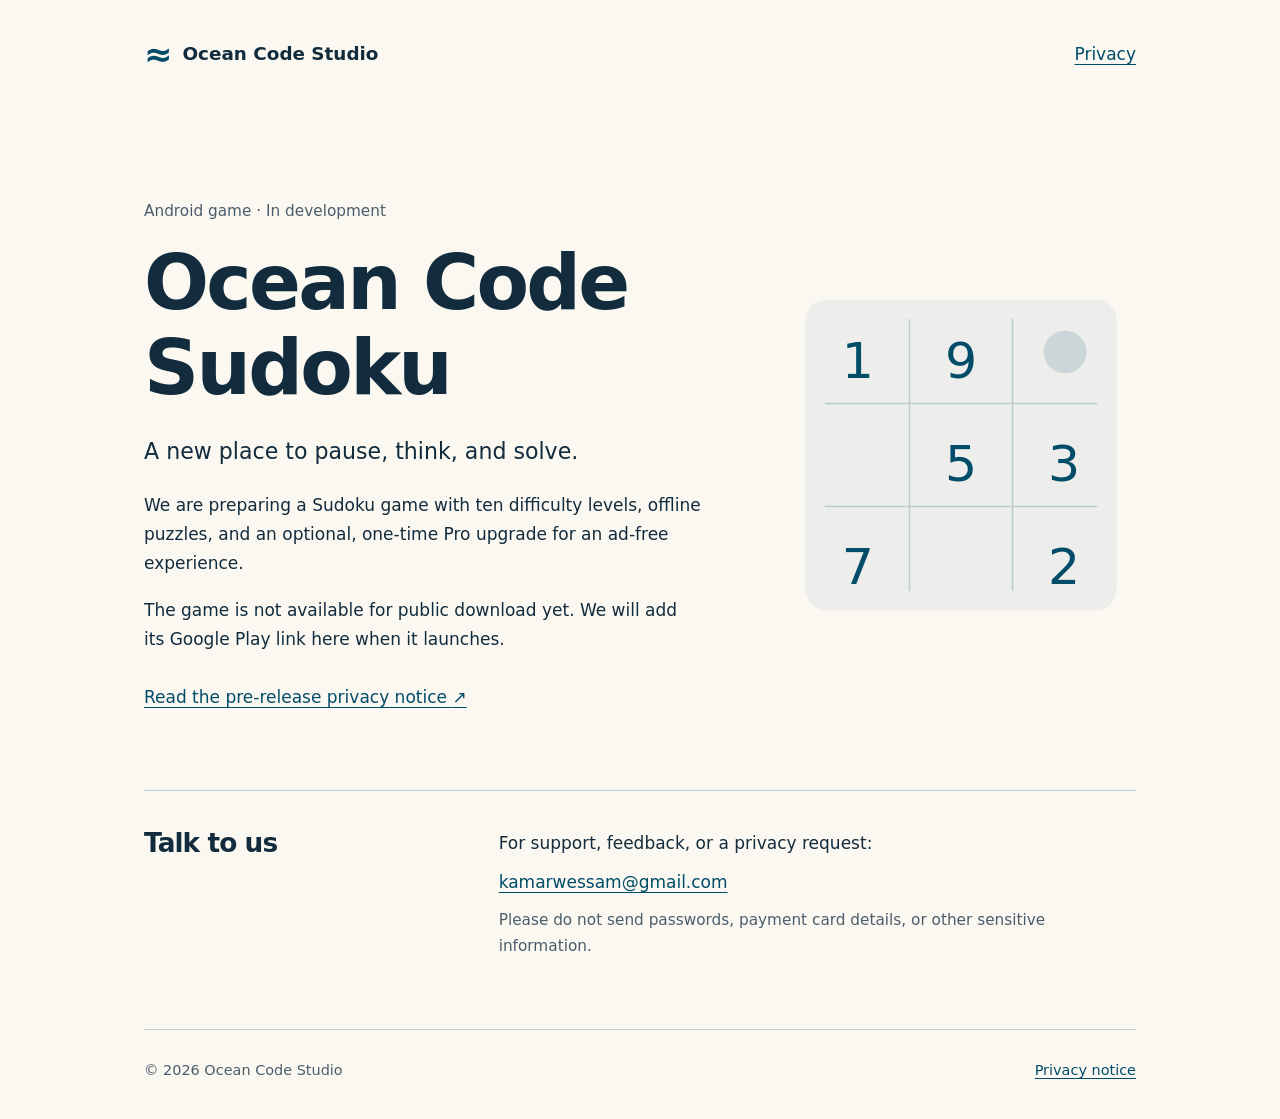
<file: index.html>
<!doctype html>
<html lang="en">
<head>
  <meta charset="utf-8">
  <meta name="viewport" content="width=device-width, initial-scale=1">
  <meta name="description" content="Ocean Code Studio. Ocean Code Sudoku is an Android puzzle game in development. Contact support and read our privacy notice.">
  <meta name="color-scheme" content="light">
  <title>Ocean Code Studio</title>
  <link rel="stylesheet" href="style.css">
</head>
<body>
  <a class="skip-link" href="#main">Skip to content</a>
  <header class="site-header wrap">
    <a class="brand" href="index.html" aria-current="page"><span class="brand-mark" aria-hidden="true">≈</span> Ocean Code Studio</a>
    <nav aria-label="Main navigation"><a href="privacy.html">Privacy</a></nav>
  </header>
  <main id="main" class="wrap home">
    <div class="intro">
      <p class="eyebrow">Android game · In development</p>
      <h1>Ocean Code<br>Sudoku</h1>
      <p class="lead">A new place to pause, think, and solve.</p>
      <p>We are preparing a Sudoku game with ten difficulty levels, offline puzzles, and an optional, one-time Pro upgrade for an ad-free experience.</p>
      <p>The game is not available for public download yet. We will add its Google Play link here when it launches.</p>
      <a class="text-link" href="privacy.html">Read the pre-release privacy notice <span aria-hidden="true">↗</span></a>
    </div>
    <svg class="puzzle-art" viewBox="0 0 360 360" role="img" aria-labelledby="puzzle-title">
      <title id="puzzle-title">A simple arrangement of Sudoku numbers</title>
      <rect x="20" y="20" width="320" height="320" rx="22" fill="currentColor" opacity=".055"/>
      <g fill="none" stroke="currentColor" opacity=".22" stroke-width="1.5">
        <path d="M127 40v280M233 40v280M40 127h280M40 233h280"/>
      </g>
      <g fill="currentColor" text-anchor="middle" font-family="ui-sans-serif, system-ui, sans-serif" font-size="52" font-weight="400">
        <text x="74" y="101">1</text><text x="180" y="101">9</text>
        <text x="180" y="207">5</text><text x="286" y="207">3</text>
        <text x="74" y="313">7</text><text x="286" y="313">2</text>
      </g>
      <circle cx="287" cy="74" r="22" fill="currentColor" opacity=".15"/>
    </svg>
    <section class="support" aria-labelledby="support-title">
      <h2 id="support-title">Talk to us</h2>
      <div>
        <p>For support, feedback, or a privacy request:</p>
        <p><a href="mailto:kamarwessam@gmail.com">kamarwessam@gmail.com</a></p>
        <p class="muted">Please do not send passwords, payment card details, or other sensitive information.</p>
      </div>
    </section>
  </main>
  <footer class="site-footer wrap"><span>© 2026 Ocean Code Studio</span><a href="privacy.html">Privacy notice</a></footer>
</body>
</html>
</file>
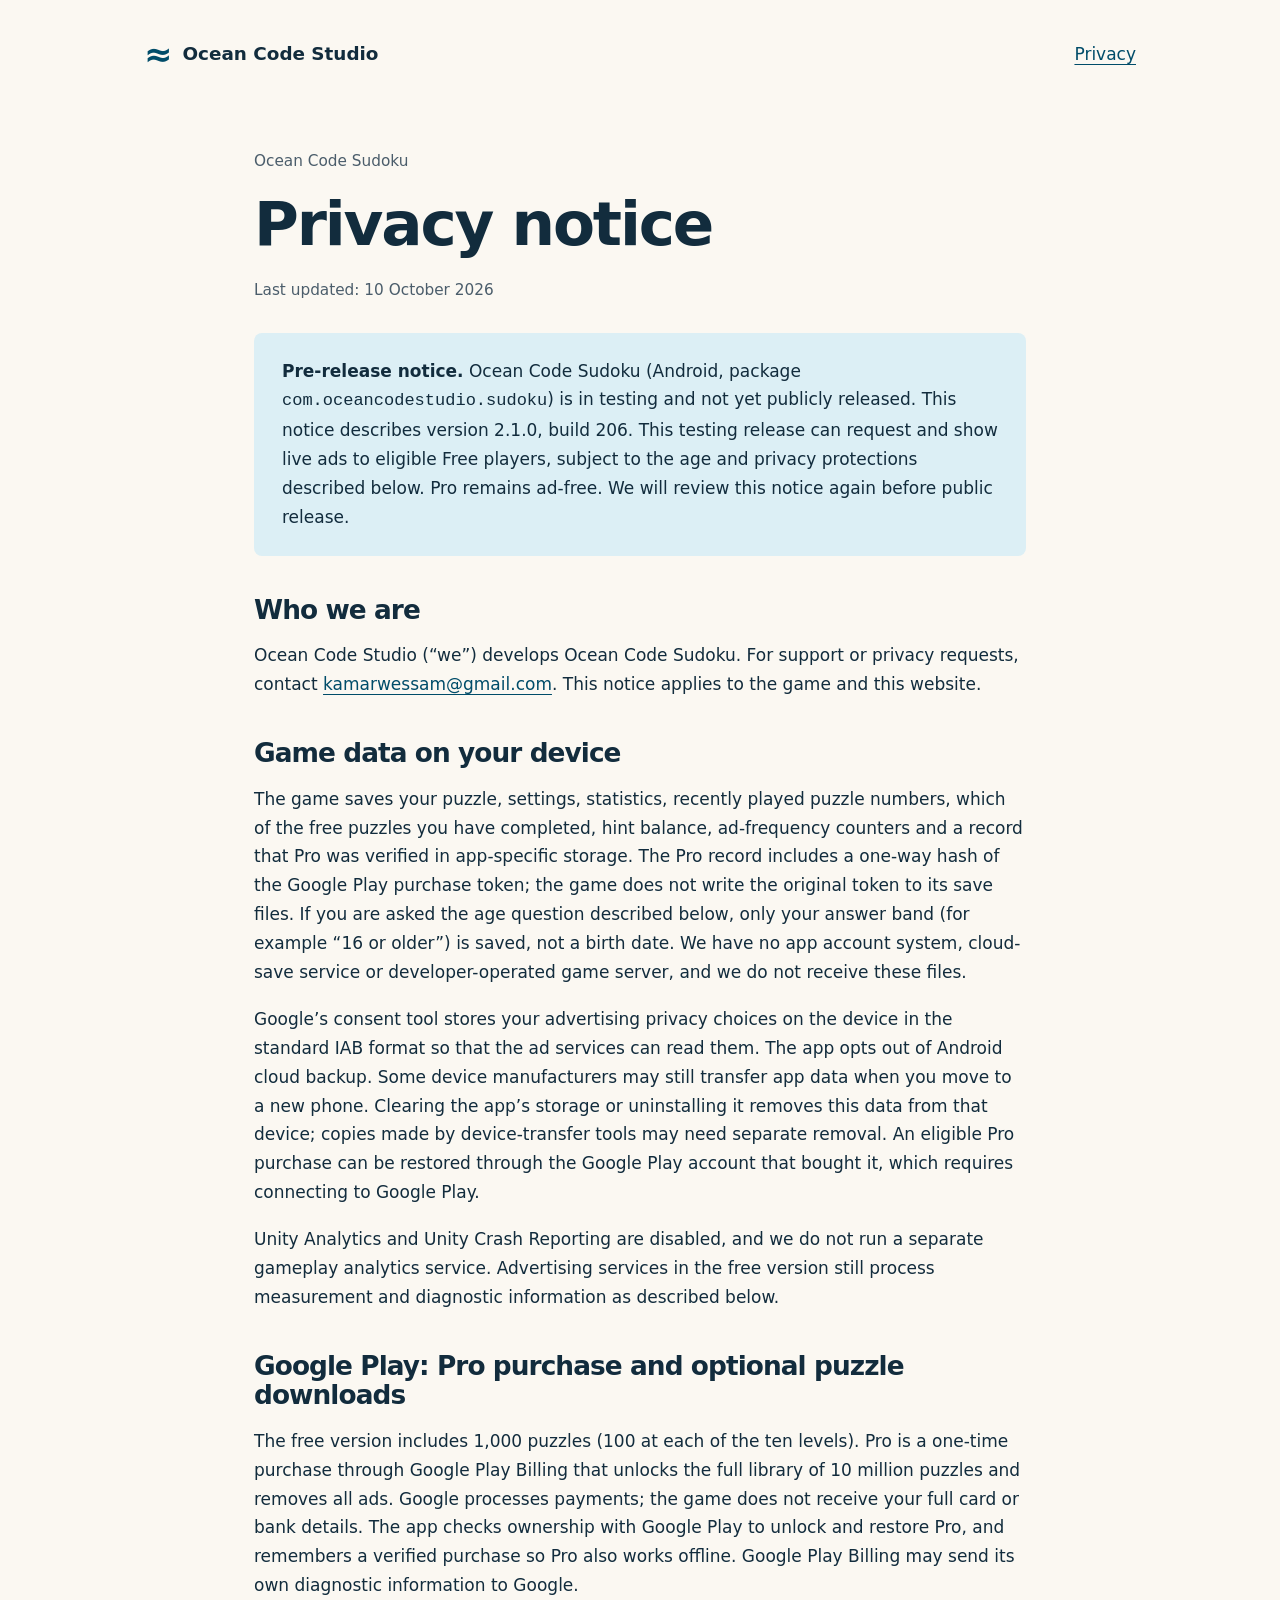
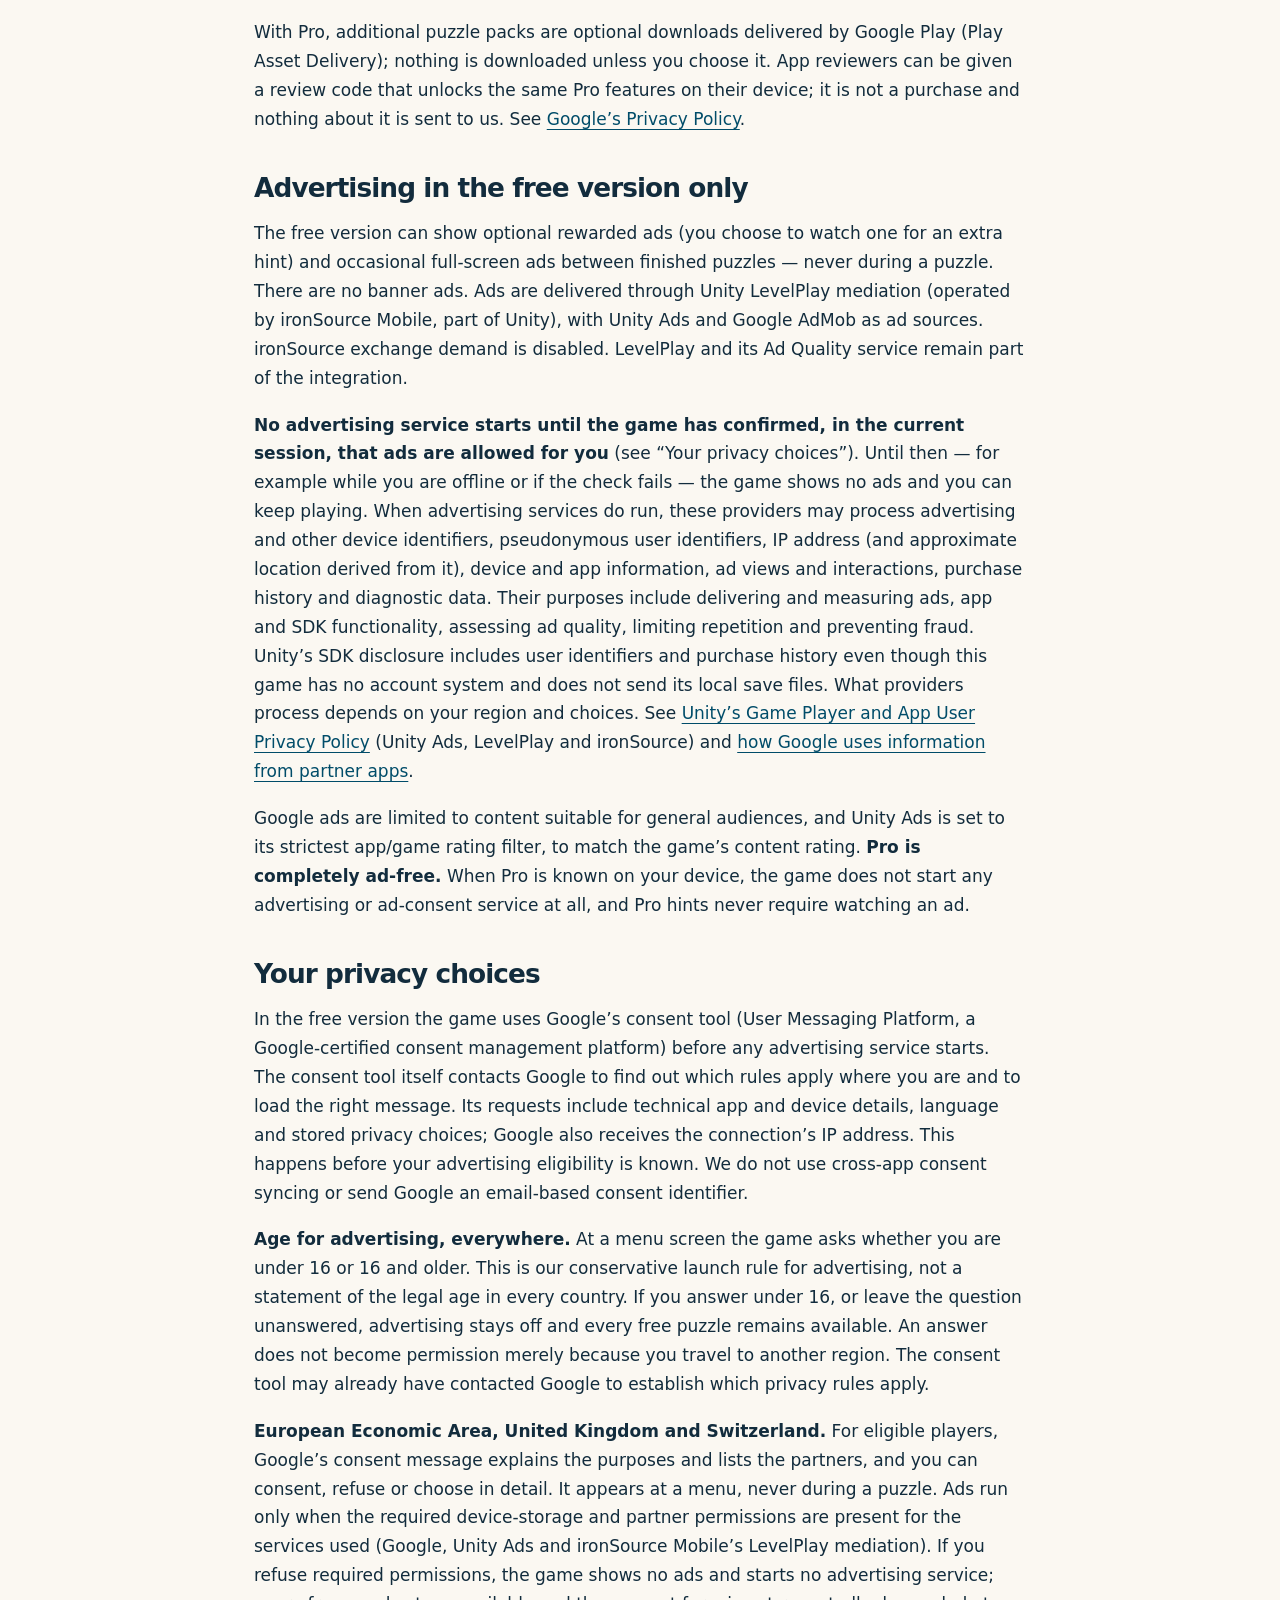
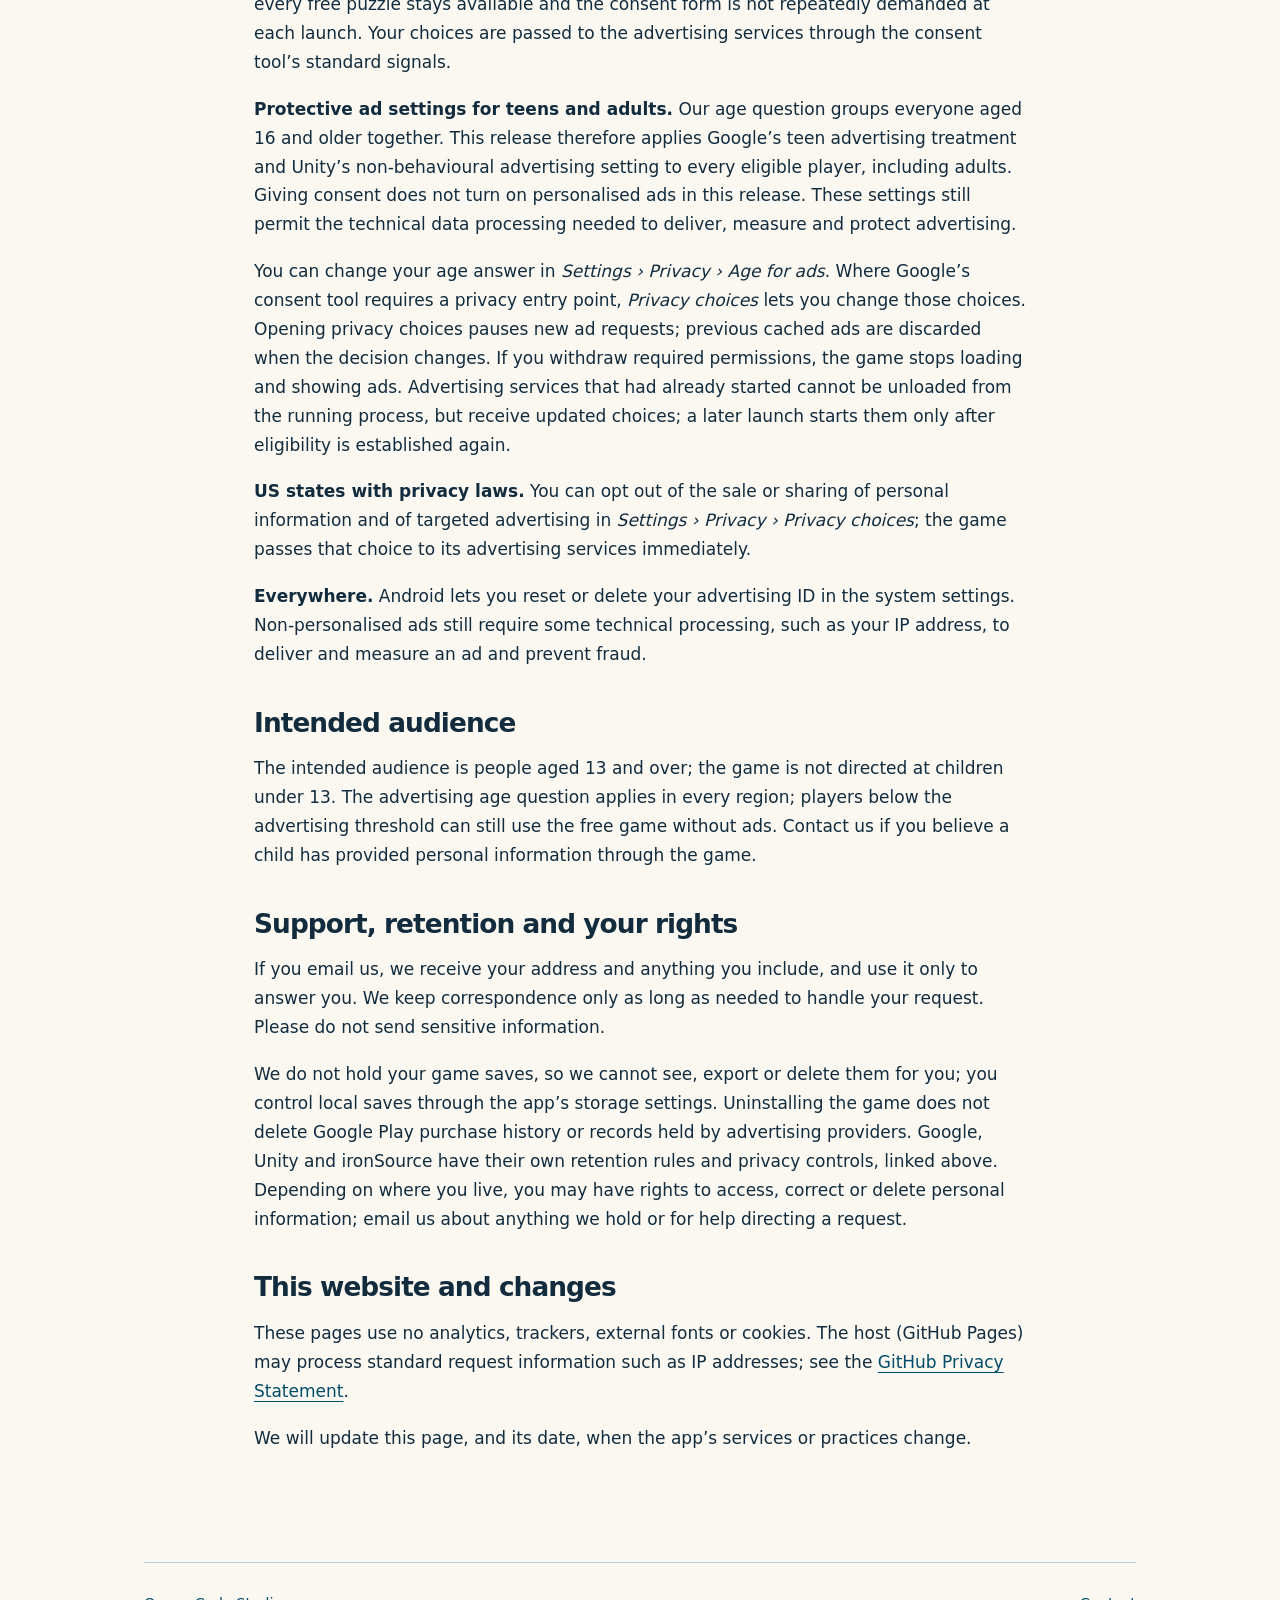
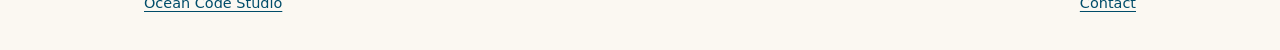
<file: privacy.html>
<!doctype html>
<html lang="en">
<head>
  <meta charset="utf-8">
  <meta name="viewport" content="width=device-width, initial-scale=1">
  <meta name="description" content="Privacy notice for Ocean Code Sudoku and the Ocean Code Studio website: local game data, Google Play purchases, advertising in the free version, consent and privacy choices, and contact.">
  <meta name="color-scheme" content="light">
  <title>Privacy notice · Ocean Code Sudoku</title>
  <link rel="stylesheet" href="style.css">
</head>
<body>
  <a class="skip-link" href="#main">Skip to content</a>
  <header class="site-header wrap">
    <a class="brand" href="index.html"><span class="brand-mark" aria-hidden="true">≈</span> Ocean Code Studio</a>
    <nav aria-label="Main navigation"><a href="privacy.html" aria-current="page">Privacy</a></nav>
  </header>
  <main id="main" class="wrap document">
    <p class="eyebrow">Ocean Code Sudoku</p>
    <h1>Privacy notice</h1>
    <p class="updated">Last updated: <time datetime="2026-10-10">10 October 2026</time></p>
    <div class="notice">
      <p><strong>Pre-release notice.</strong> Ocean Code Sudoku (Android, package <code>com.oceancodestudio.sudoku</code>) is in testing and not yet publicly released. This notice describes version 2.1.0, build 206. This testing release can request and show live ads to eligible Free players, subject to the age and privacy protections described below. Pro remains ad-free. We will review this notice again before public release.</p>
    </div>
    <section aria-labelledby="who">
      <h2 id="who">Who we are</h2>
      <p>Ocean Code Studio (“we”) develops Ocean Code Sudoku. For support or privacy requests, contact <a href="mailto:kamarwessam@gmail.com">kamarwessam@gmail.com</a>. This notice applies to the game and this website.</p>
    </section>
    <section aria-labelledby="local">
      <h2 id="local">Game data on your device</h2>
      <p>The game saves your puzzle, settings, statistics, recently played puzzle numbers, which of the free puzzles you have completed, hint balance, ad-frequency counters and a record that Pro was verified in app-specific storage. The Pro record includes a one-way hash of the Google Play purchase token; the game does not write the original token to its save files. If you are asked the age question described below, only your answer band (for example “16 or older”) is saved, not a birth date. We have no app account system, cloud-save service or developer-operated game server, and we do not receive these files.</p>
      <p>Google’s consent tool stores your advertising privacy choices on the device in the standard IAB format so that the ad services can read them. The app opts out of Android cloud backup. Some device manufacturers may still transfer app data when you move to a new phone. Clearing the app’s storage or uninstalling it removes this data from that device; copies made by device-transfer tools may need separate removal. An eligible Pro purchase can be restored through the Google Play account that bought it, which requires connecting to Google Play.</p>
      <p>Unity Analytics and Unity Crash Reporting are disabled, and we do not run a separate gameplay analytics service. Advertising services in the free version still process measurement and diagnostic information as described below.</p>
    </section>
    <section aria-labelledby="purchases">
      <h2 id="purchases">Google Play: Pro purchase and optional puzzle downloads</h2>
      <p>The free version includes 1,000 puzzles (100 at each of the ten levels). Pro is a one-time purchase through Google Play Billing that unlocks the full library of 10 million puzzles and removes all ads. Google processes payments; the game does not receive your full card or bank details. The app checks ownership with Google Play to unlock and restore Pro, and remembers a verified purchase so Pro also works offline. Google Play Billing may send its own diagnostic information to Google.</p>
      <p>With Pro, additional puzzle packs are optional downloads delivered by Google Play (Play Asset Delivery); nothing is downloaded unless you choose it. App reviewers can be given a review code that unlocks the same Pro features on their device; it is not a purchase and nothing about it is sent to us. See <a href="https://policies.google.com/privacy">Google’s Privacy Policy</a>.</p>
    </section>
    <section aria-labelledby="ads">
      <h2 id="ads">Advertising in the free version only</h2>
      <p>The free version can show optional rewarded ads (you choose to watch one for an extra hint) and occasional full-screen ads between finished puzzles — never during a puzzle. There are no banner ads. Ads are delivered through Unity LevelPlay mediation (operated by ironSource Mobile, part of Unity), with Unity Ads and Google AdMob as ad sources. ironSource exchange demand is disabled. LevelPlay and its Ad Quality service remain part of the integration.</p>
      <p><strong>No advertising service starts until the game has confirmed, in the current session, that ads are allowed for you</strong> (see “Your privacy choices”). Until then — for example while you are offline or if the check fails — the game shows no ads and you can keep playing. When advertising services do run, these providers may process advertising and other device identifiers, pseudonymous user identifiers, IP address (and approximate location derived from it), device and app information, ad views and interactions, purchase history and diagnostic data. Their purposes include delivering and measuring ads, app and SDK functionality, assessing ad quality, limiting repetition and preventing fraud. Unity’s SDK disclosure includes user identifiers and purchase history even though this game has no account system and does not send its local save files. What providers process depends on your region and choices. See <a href="https://unity.com/legal/game-player-and-app-user-privacy-policy">Unity’s Game Player and App User Privacy Policy</a> (Unity Ads, LevelPlay and ironSource) and <a href="https://policies.google.com/technologies/partner-sites">how Google uses information from partner apps</a>.</p>
      <p>Google ads are limited to content suitable for general audiences, and Unity Ads is set to its strictest app/game rating filter, to match the game’s content rating. <strong>Pro is completely ad-free.</strong> When Pro is known on your device, the game does not start any advertising or ad-consent service at all, and Pro hints never require watching an ad.</p>
    </section>
    <section aria-labelledby="choices">
      <h2 id="choices">Your privacy choices</h2>
      <p>In the free version the game uses Google’s consent tool (User Messaging Platform, a Google-certified consent management platform) before any advertising service starts. The consent tool itself contacts Google to find out which rules apply where you are and to load the right message. Its requests include technical app and device details, language and stored privacy choices; Google also receives the connection’s IP address. This happens before your advertising eligibility is known. We do not use cross-app consent syncing or send Google an email-based consent identifier.</p>
      <p><strong>Age for advertising, everywhere.</strong> At a menu screen the game asks whether you are under 16 or 16 and older. This is our conservative launch rule for advertising, not a statement of the legal age in every country. If you answer under 16, or leave the question unanswered, advertising stays off and every free puzzle remains available. An answer does not become permission merely because you travel to another region. The consent tool may already have contacted Google to establish which privacy rules apply.</p>
      <p><strong>European Economic Area, United Kingdom and Switzerland.</strong> For eligible players, Google’s consent message explains the purposes and lists the partners, and you can consent, refuse or choose in detail. It appears at a menu, never during a puzzle. Ads run only when the required device-storage and partner permissions are present for the services used (Google, Unity Ads and ironSource Mobile’s LevelPlay mediation). If you refuse required permissions, the game shows no ads and starts no advertising service; every free puzzle stays available and the consent form is not repeatedly demanded at each launch. Your choices are passed to the advertising services through the consent tool’s standard signals.</p>
      <p><strong>Protective ad settings for teens and adults.</strong> Our age question groups everyone aged 16 and older together. This release therefore applies Google’s teen advertising treatment and Unity’s non-behavioural advertising setting to every eligible player, including adults. Giving consent does not turn on personalised ads in this release. These settings still permit the technical data processing needed to deliver, measure and protect advertising.</p>
      <p>You can change your age answer in <em>Settings › Privacy › Age for ads</em>. Where Google’s consent tool requires a privacy entry point, <em>Privacy choices</em> lets you change those choices. Opening privacy choices pauses new ad requests; previous cached ads are discarded when the decision changes. If you withdraw required permissions, the game stops loading and showing ads. Advertising services that had already started cannot be unloaded from the running process, but receive updated choices; a later launch starts them only after eligibility is established again.</p>
      <p><strong>US states with privacy laws.</strong> You can opt out of the sale or sharing of personal information and of targeted advertising in <em>Settings › Privacy › Privacy choices</em>; the game passes that choice to its advertising services immediately.</p>
      <p><strong>Everywhere.</strong> Android lets you reset or delete your advertising ID in the system settings. Non-personalised ads still require some technical processing, such as your IP address, to deliver and measure an ad and prevent fraud.</p>
    </section>
    <section aria-labelledby="age">
      <h2 id="age">Intended audience</h2>
      <p>The intended audience is people aged 13 and over; the game is not directed at children under 13. The advertising age question applies in every region; players below the advertising threshold can still use the free game without ads. Contact us if you believe a child has provided personal information through the game.</p>
    </section>
    <section aria-labelledby="requests">
      <h2 id="requests">Support, retention and your rights</h2>
      <p>If you email us, we receive your address and anything you include, and use it only to answer you. We keep correspondence only as long as needed to handle your request. Please do not send sensitive information.</p>
      <p>We do not hold your game saves, so we cannot see, export or delete them for you; you control local saves through the app’s storage settings. Uninstalling the game does not delete Google Play purchase history or records held by advertising providers. Google, Unity and ironSource have their own retention rules and privacy controls, linked above. Depending on where you live, you may have rights to access, correct or delete personal information; email us about anything we hold or for help directing a request.</p>
    </section>
    <section aria-labelledby="website">
      <h2 id="website">This website and changes</h2>
      <p>These pages use no analytics, trackers, external fonts or cookies. The host (GitHub Pages) may process standard request information such as IP addresses; see the <a href="https://docs.github.com/en/site-policy/privacy-policies/github-general-privacy-statement">GitHub Privacy Statement</a>.</p>
      <p>We will update this page, and its date, when the app’s services or practices change.</p>
    </section>
  </main>
  <footer class="site-footer wrap"><a href="index.html">Ocean Code Studio</a><a href="mailto:kamarwessam@gmail.com">Contact</a></footer>
</body>
</html>
</file>
<file: style.css>
:root {
  color-scheme: light;
  --paper: oklch(98% 0.009 90);
  --ink: oklch(28% 0.045 241);
  --muted: oklch(47% 0.032 241);
  --accent: oklch(39% 0.082 231);
  --line: oklch(84% 0.02 225);
  --tint: oklch(94% 0.022 219);
  font-family: "Segoe UI", ui-sans-serif, system-ui, sans-serif;
  font-size: 17px;
  line-height: 1.7;
  color: var(--ink);
  background: var(--paper);
}
* { box-sizing: border-box; }
body { margin: 0; }
a { color: var(--accent); text-underline-offset: .22em; text-decoration-thickness: 1px; }
a:hover { text-decoration-thickness: 2px; }
a:focus-visible { outline: 3px solid var(--accent); outline-offset: 5px; border-radius: 2px; }
.wrap { max-width: 1120px; margin-inline: auto; padding-inline: clamp(22px, 5vw, 64px); }
.skip-link { position: absolute; left: 20px; top: -100px; background: var(--paper); padding: 10px 16px; z-index: 2; }
.skip-link:focus { top: 8px; }
.site-header { min-height: 108px; display: flex; align-items: center; justify-content: space-between; gap: 24px; }
.brand { display: inline-flex; align-items: center; gap: 10px; color: var(--ink); font-size: 1.08rem; font-weight: 650; text-decoration: none; }
.brand-mark { color: var(--accent); font-size: 2rem; line-height: 1; }
nav a { padding-block: 10px; }
h1, h2 { line-height: 1.12; letter-spacing: -.035em; }
h1 { font-size: clamp(2.6rem, 6.5vw, 4.5rem); font-weight: 650; margin: 16px 0 24px; }
h2 { font-size: 1.55rem; font-weight: 650; margin-block: 40px 16px; }
p { margin-block: 0 18px; }
.eyebrow { color: var(--muted); font-size: .9rem; margin: 0; }
.home { padding-block: clamp(40px, 7vw, 90px) 32px; display: grid; grid-template-columns: 1.45fr 1fr; gap: 48px; align-items: center; }
.intro { max-width: 59ch; }
.lead { font-size: 1.3rem; line-height: 1.45; margin-bottom: 24px; }
.text-link { display: inline-block; margin-top: 12px; }
.puzzle-art { width: 100%; max-width: 350px; justify-self: end; color: var(--accent); }
.support { grid-column: 1 / -1; display: grid; grid-template-columns: 1fr 2fr; column-gap: 36px; padding-top: 38px; margin-top: 30px; border-top: 1px solid var(--line); }
.support h2 { margin-top: 0; }
.support p { margin-bottom: 10px; }
.muted, .updated { color: var(--muted); font-size: .9rem; }
.document { max-width: 900px; padding-block: 40px 64px; }
.document h1 { font-size: clamp(2.6rem, 6vw, 3.6rem); margin-bottom: 18px; }
.document p { max-width: 73ch; }
.document h2 { scroll-margin-top: 20px; }
.notice { background: var(--tint); padding: 24px 28px; margin-block: 30px 38px; border-radius: 8px; }
.notice p { margin: 0; }
.site-footer { padding-block: 28px 36px; display: flex; justify-content: space-between; gap: 20px; flex-wrap: wrap; color: var(--muted); font-size: .85rem; }
.site-footer::before { content: ""; width: 100%; border-top: 1px solid var(--line); margin-bottom: 8px; }
@media (max-width: 680px) {
  .site-header { min-height: 88px; gap: 16px; font-size: .9rem; }
  .brand { font-size: .95rem; gap: 7px; }
  .home { grid-template-columns: 1fr; gap: 28px; padding-top: 32px; }
  .puzzle-art { max-width: 230px; justify-self: center; }
  .support { grid-template-columns: 1fr; gap: 8px; margin-top: 8px; }
  .support h2 { margin-bottom: 12px; }
  .document { padding-top: 24px; }
  .notice { padding: 20px; }
  h2 { font-size: 1.4rem; }
  a { overflow-wrap: anywhere; }
}
@media print {
  :root { font-size: 11pt; }
  .site-header, .site-footer, .skip-link { display: none; }
  .document { max-width: none; padding: 0; }
  .notice { padding: 12px; border: 1px solid var(--line); }
  h2 { break-after: avoid; }
}
</file>
